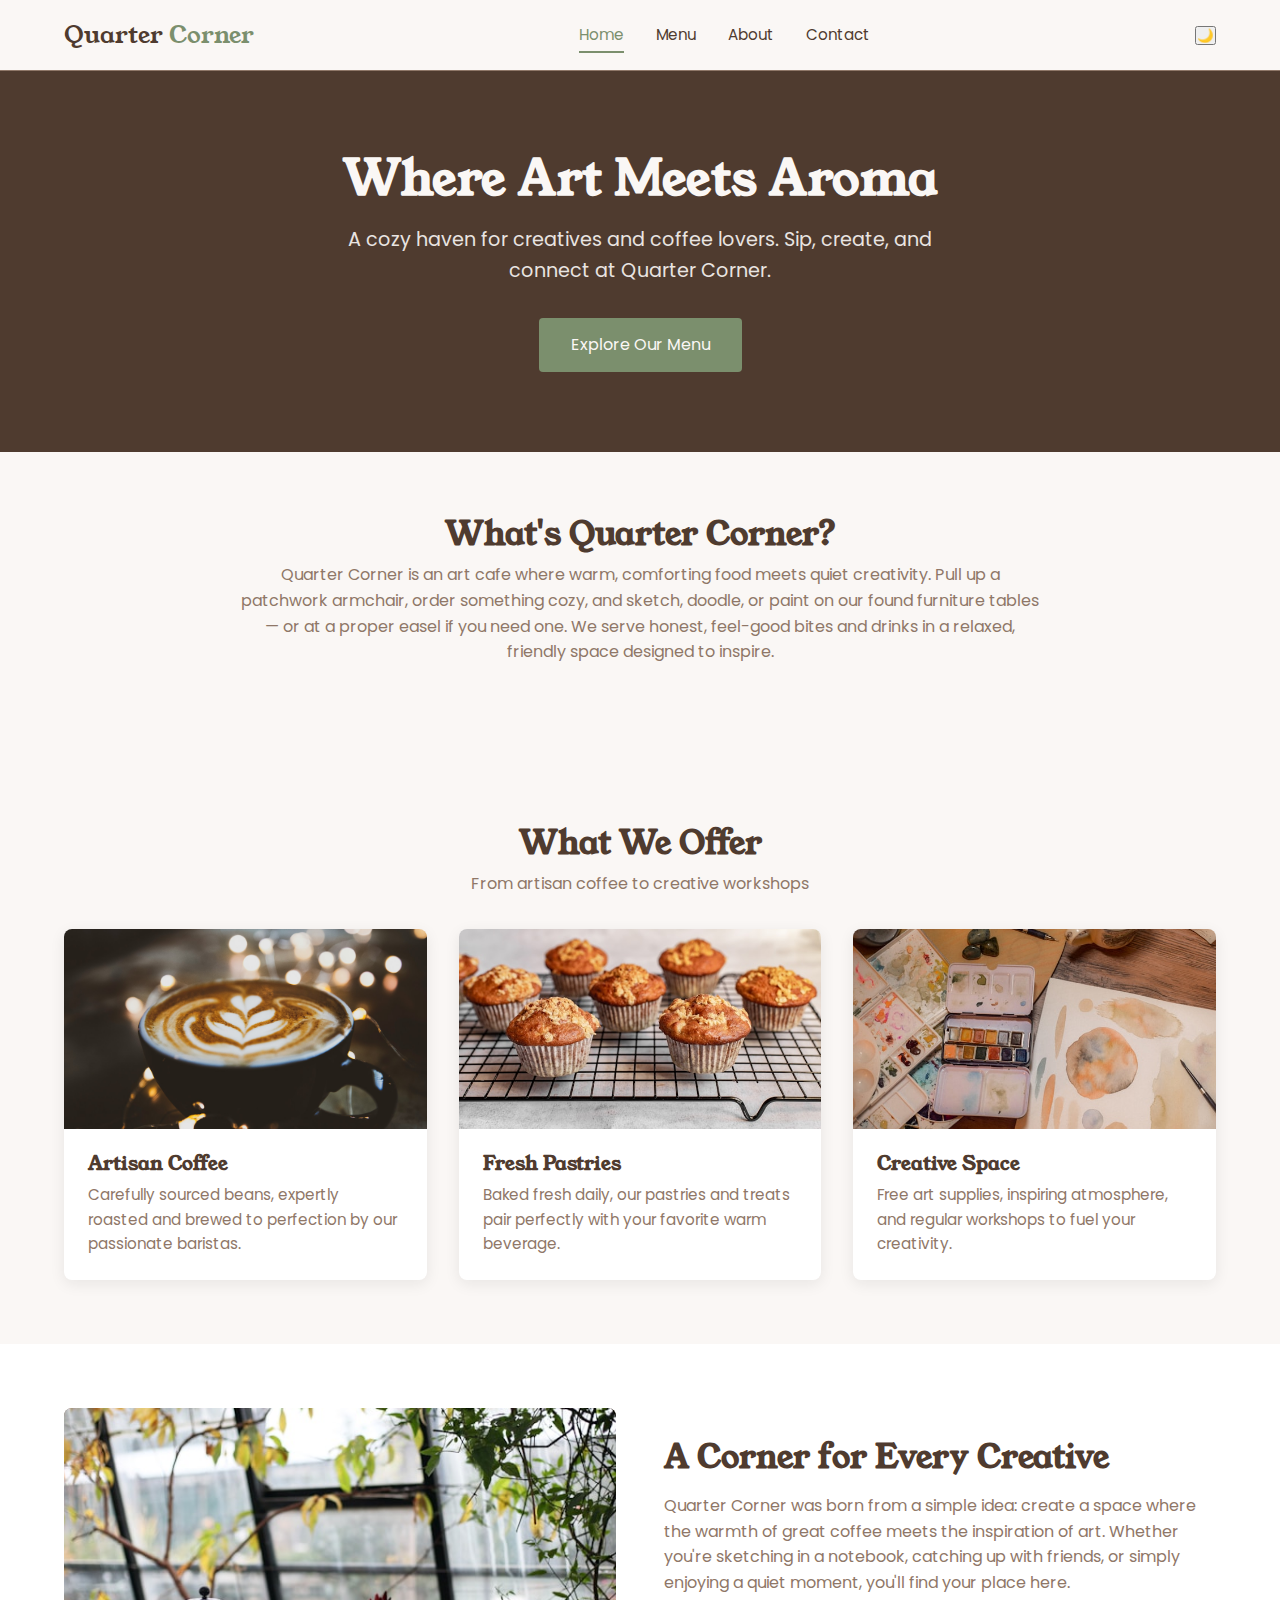
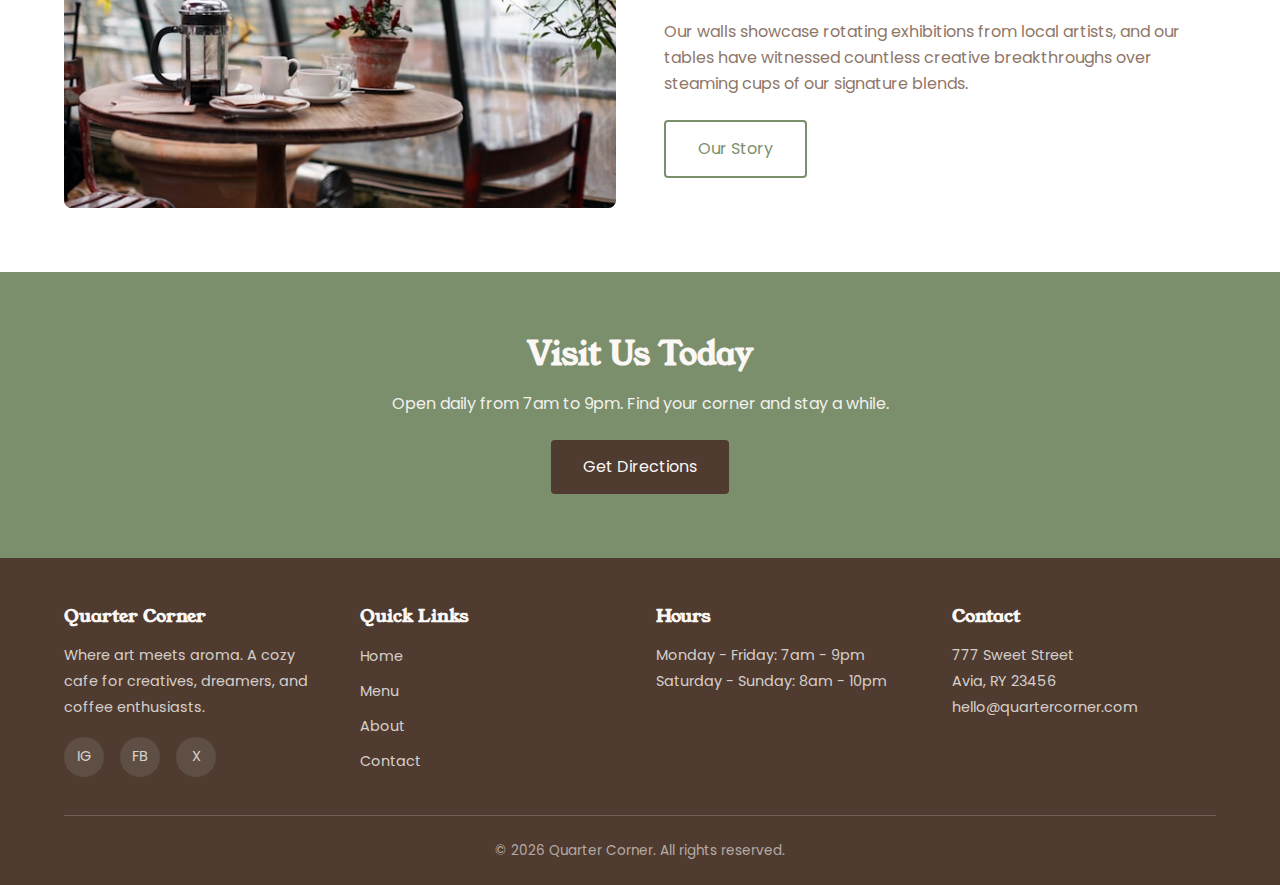
<file: index.html>
<!DOCTYPE html>
<html lang="en">

<head>
  <meta charset="UTF-8">
  <meta name="viewport" content="width=device-width, initial-scale=1.0">
  <title>Quarter Corner | Art Cafe</title>
  <link rel="preconnect" href="https://fonts.googleapis.com">
  <link rel="preconnect" href="https://fonts.gstatic.com" crossorigin>
  <link href="https://fonts.googleapis.com/css2?family=Poppins:wght@300;400;500;600&family=Young+Serif&display=swap"
    rel="stylesheet">
  <link rel="stylesheet" href="css/styles.css">
</head>

<body>
  <!-- Header -->
  <header class="header">
    <nav class="nav-container">
      <a href="index.html" class="logo">Quarter <span>Corner</span></a>
      <button class="nav-toggle" aria-label="Toggle navigation">
        <span></span>
        <span></span>
        <span></span>
      </button>
      <ul class="nav-menu">
        <li><a href="index.html" class="active">Home</a></li>
        <li><a href="menu.html">Menu</a></li>
        <li><a href="about.html">About</a></li>
        <li><a href="contact.html">Contact</a></li>
      </ul>
      <button class="theme-toggle" id="theme-toggle" aria-label="Toggle dark mode">
        <span class="theme-toggle-icon">🌙</span>
      </button>
    </nav>
  </header>

  <main>
    <!-- Hero Section -->
    <section class="hero">
      <div class="container">
        <h1>Where Art Meets Aroma</h1>
        <p>A cozy haven for creatives and coffee lovers. Sip, create, and connect at Quarter Corner.</p>
        <a href="menu.html" class="btn">Explore Our Menu</a>
      </div>
    </section>

    <!-- What's Quarter Corner Section -->
    <section>
      <div class="container">
        <h2 style="text-align: center; font-size: 2rem; margin-bottom: 0.5rem;">What's Quarter Corner?</h2>
        <p
          style="text-align: center; color: var(--brown); margin-bottom: 2rem; max-width: 800px; margin-left: auto; margin-right: auto;">
          Quarter Corner is an art cafe where warm, comforting food meets quiet creativity. Pull up a patchwork
          armchair, order something cozy, and sketch, doodle, or paint on our found furniture tables — or at a proper
          easel if you need one. We serve honest, feel-good bites and drinks in a relaxed, friendly space designed to
          inspire.</p>
      </div>
    </section>

    <!-- Featured Section -->
    <section>
      <div class="container">
        <h2 style="text-align: center; font-size: 2rem; margin-bottom: 0.5rem;">What We Offer</h2>
        <p style="text-align: center; color: var(--brown); margin-bottom: 2rem;">From artisan coffee to creative
          workshops</p>

        <div class="featured">
          <div class="featured-card">
            <div class="image-placeholder">
              <img src="images/latte.jpg" alt="Artisan latte with latte art">
            </div>
            <div class="featured-card-content">
              <h3>Artisan Coffee</h3>
              <p>Carefully sourced beans, expertly roasted and brewed to perfection by our passionate baristas.</p>
            </div>
          </div>

          <div class="featured-card">
            <div class="image-placeholder">
              <img src="images/muffins.jpg" alt="Fresh baked pastries display">
            </div>
            <div class="featured-card-content">
              <h3>Fresh Pastries</h3>
              <p>Baked fresh daily, our pastries and treats pair perfectly with your favorite warm beverage.</p>
            </div>
          </div>

          <div class="featured-card">
            <div class="image-placeholder">
              <img src="images/art-supply-table.jpg" alt="Art supplies and creative workspace">
            </div>
            <div class="featured-card-content">
              <h3>Creative Space</h3>
              <p>Free art supplies, inspiring atmosphere, and regular workshops to fuel your creativity.</p>
            </div>
          </div>
        </div>
      </div>
    </section>

    <!-- About Preview -->
    <section style="background-color: white;">
      <div class="container">
        <div class="about-preview">
          <div class="image-placeholder">
            <img src="images/cozy-space.jpg" alt="Cozy cafe interior with artwork on walls">
          </div>
          <div>
            <h2>A Corner for Every Creative</h2>
            <p>Quarter Corner was born from a simple idea: create a space where the warmth of great coffee meets the
              inspiration of art. Whether you're sketching in a notebook, catching up with friends, or simply enjoying a
              quiet moment, you'll find your place here.</p>
            <p>Our walls showcase rotating exhibitions from local artists, and our tables have witnessed countless
              creative breakthroughs over steaming cups of our signature blends.</p>
            <a href="about.html" class="btn btn-outline">Our Story</a>
          </div>
        </div>
      </div>
    </section>

    <!-- Call to Action -->
    <section style="background-color: var(--sage-green); color: var(--off-white); text-align: center;">
      <div class="container">
        <h2 style="color: var(--off-white); font-size: 2rem; margin-bottom: 1rem;">Visit Us Today</h2>
        <p style="max-width: 500px; margin: 0 auto 1.5rem; opacity: 0.95;">Open daily from 7am to 9pm. Find your corner
          and stay a while.</p>
        <a href="contact.html" class="btn" style="background-color: var(--dark-brown);">Get Directions</a>
      </div>
    </section>
  </main>

  <!-- Footer -->
  <footer class="footer">
    <div class="container">
      <div class="footer-content">
        <div class="footer-section">
          <h3>Quarter Corner</h3>
          <p>Where art meets aroma. A cozy cafe for creatives, dreamers, and coffee enthusiasts.</p>
          <div class="social-links">
            <a href="#" class="social-link" aria-label="Instagram">IG</a>
            <a href="#" class="social-link" aria-label="Facebook">FB</a>
            <a href="#" class="social-link" aria-label="Twitter">X</a>
          </div>
        </div>
        <div class="footer-section">
          <h3>Quick Links</h3>
          <ul>
            <li><a href="index.html">Home</a></li>
            <li><a href="menu.html">Menu</a></li>
            <li><a href="about.html">About</a></li>
            <li><a href="contact.html">Contact</a></li>
          </ul>
        </div>
        <div class="footer-section">
          <h3>Hours</h3>
          <p>Monday - Friday: 7am - 9pm</p>
          <p>Saturday - Sunday: 8am - 10pm</p>
        </div>
        <div class="footer-section">
          <h3>Contact</h3>
          <p>777 Sweet Street</p>
          <p>Avia, RY 23456</p>
          <p>hello@quartercorner.com</p>
        </div>
      </div>
      <div class="footer-bottom">
        <p>&copy; 2026 Quarter Corner. All rights reserved.</p>
      </div>
    </div>
  </footer>

  <script>
    // Mobile navigation toggle
    const navToggle = document.querySelector('.nav-toggle');
    const navMenu = document.querySelector('.nav-menu');

    navToggle.addEventListener('click', () => {
      navMenu.classList.toggle('active');
    });
  </script>
</body>

</html>
</file>
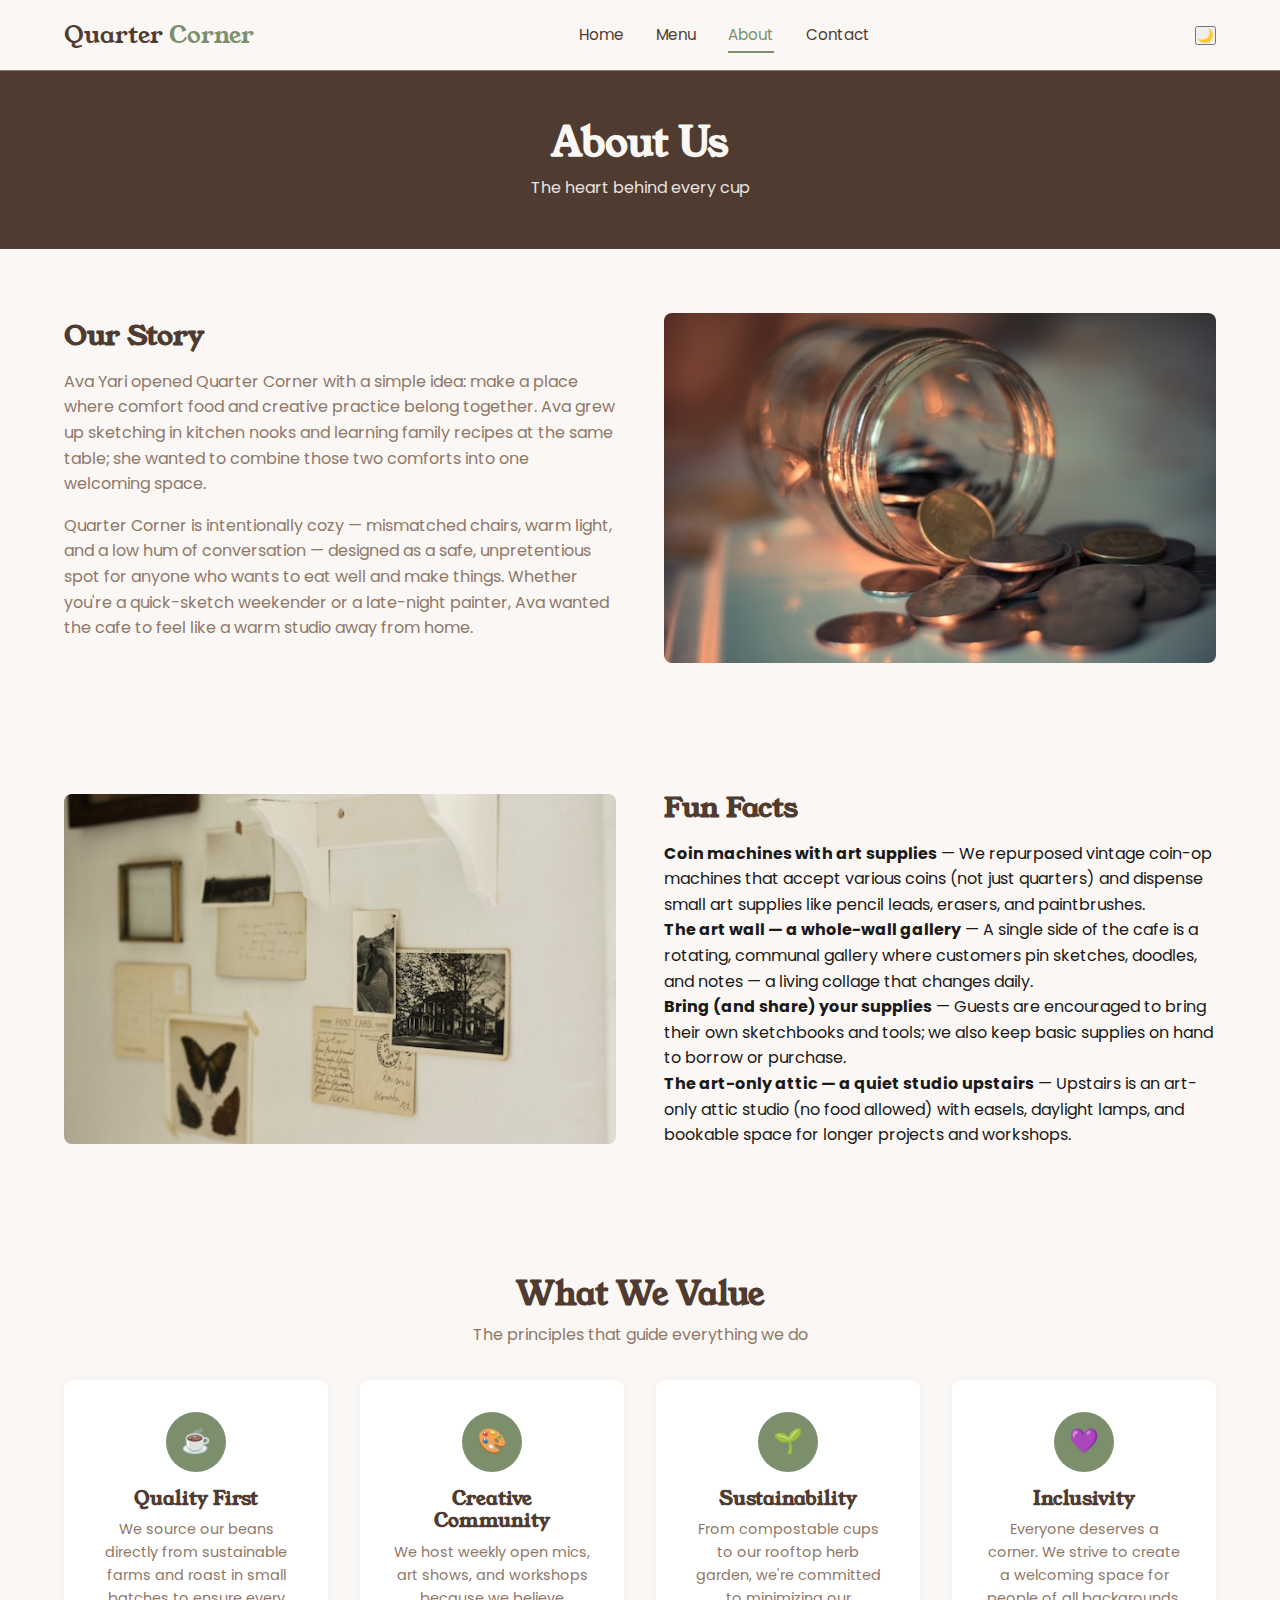
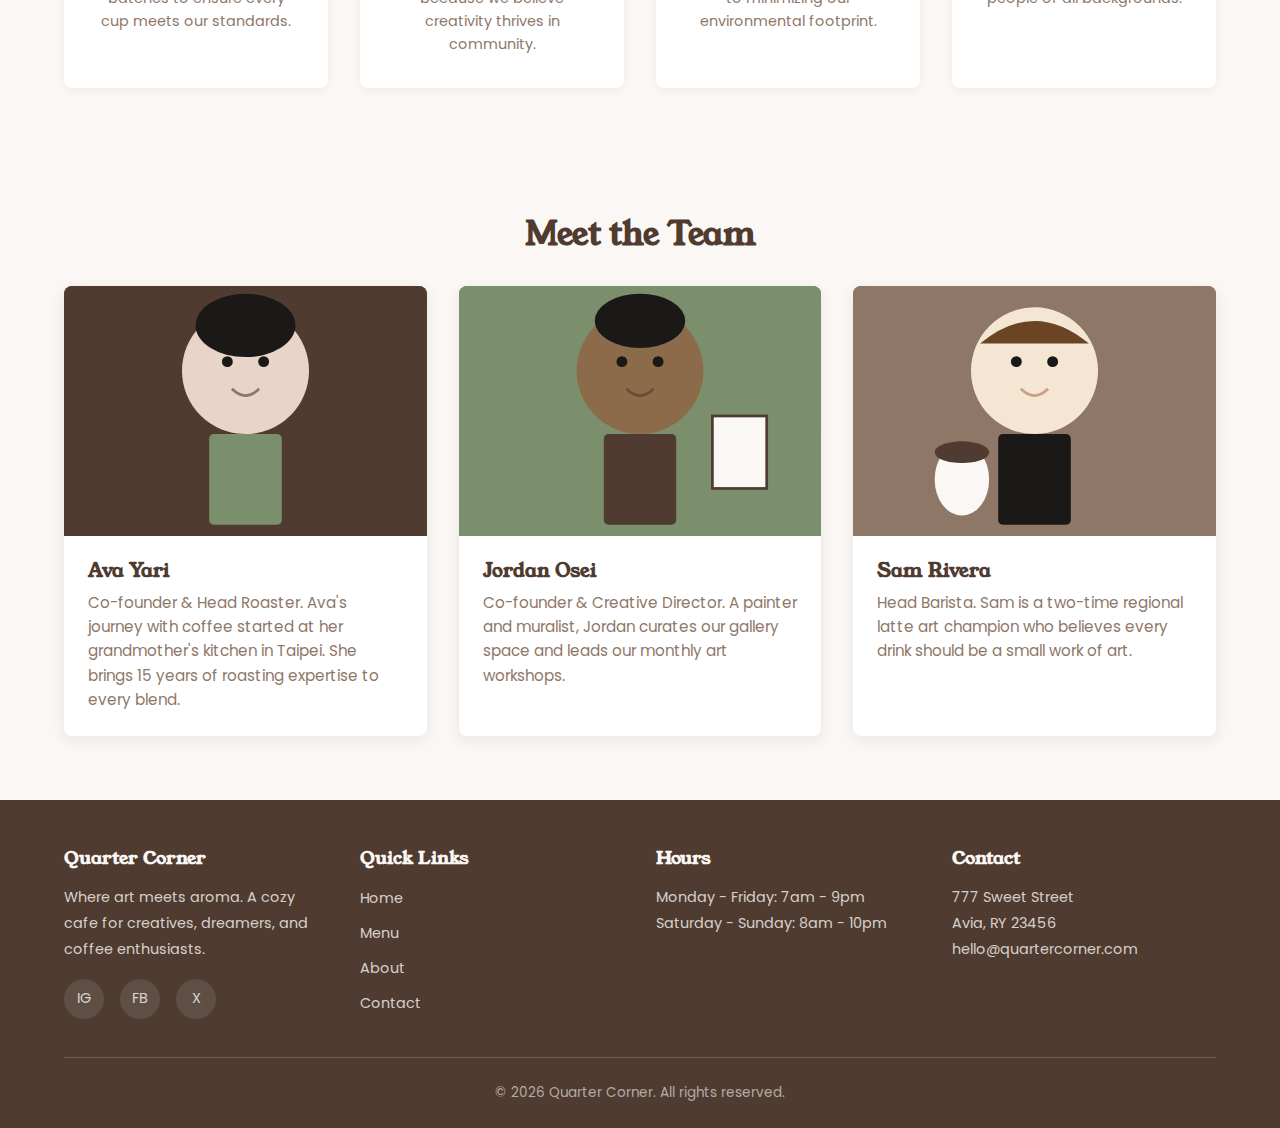
<file: about.html>
<!DOCTYPE html>
<html lang="en">

<head>
  <meta charset="UTF-8">
  <meta name="viewport" content="width=device-width, initial-scale=1.0">
  <title>About | Quarter Corner</title>
  <link rel="preconnect" href="https://fonts.googleapis.com">
  <link rel="preconnect" href="https://fonts.gstatic.com" crossorigin>
  <link href="https://fonts.googleapis.com/css2?family=Poppins:wght@300;400;500;600&family=Young+Serif&display=swap"
    rel="stylesheet">
  <link rel="stylesheet" href="css/styles.css">
</head>

<body>
  <!-- Header -->
  <header class="header">
    <nav class="nav-container">
      <a href="index.html" class="logo">Quarter <span>Corner</span></a>
      <button class="nav-toggle" aria-label="Toggle navigation">
        <span></span>
        <span></span>
        <span></span>
      </button>
      <ul class="nav-menu">
        <li><a href="index.html">Home</a></li>
        <li><a href="menu.html">Menu</a></li>
        <li><a href="about.html" class="active">About</a></li>
        <li><a href="contact.html">Contact</a></li>
      </ul>
      <button class="theme-toggle" id="theme-toggle" aria-label="Toggle dark mode" aria-pressed="false">
        <span class="theme-toggle-icon">🌙</span>
      </button>
    </nav>
  </header>

  <main>
    <!-- Page Header -->
    <section class="page-header">
      <div class="container">
        <h1>About Us</h1>
        <p>The heart behind every cup</p>
      </div>
    </section>

    <!-- Story Section -->
    <section>
      <div class="container">
        <div class="about-content">
          <div class="about-text">
            <h2>Our Story</h2>
            <p>Ava Yari opened Quarter Corner with a simple idea: make a place where comfort food and creative practice
              belong together. Ava grew up sketching in kitchen nooks and learning family recipes at the same table; she
              wanted to combine those two comforts into one welcoming space.</p>
            <p>Quarter Corner is intentionally cozy — mismatched chairs, warm light, and a low hum of conversation —
              designed as a safe, unpretentious spot for anyone who wants to eat well and make things. Whether you're a
              quick-sketch weekender or a late-night painter, Ava wanted the cafe to feel like a warm studio away from
              home.</p>
          </div>
          <div class="image-placeholder">
            <img src="images/quarter-jar.jpg" alt="Cafe founders in front of the original storefront">
          </div>
        </div>
      </div>
    </section>

    <!-- Mission Section -->
    <section class="section-surface">
      <div class="container">
        <div class="about-content reverse">
          <div class="about-text">
            <h2>Fun Facts</h2>
            <ul>
              <li><strong>Coin machines with art supplies</strong> — We repurposed vintage coin-op machines that accept
                various coins (not just quarters) and dispense small art supplies like pencil leads, erasers, and
                paintbrushes.</li>
              <li><strong>The art wall — a whole-wall gallery</strong> — A single side of the cafe is a rotating,
                communal gallery where customers pin sketches, doodles, and notes — a living collage that changes daily.
              </li>
              <li><strong>Bring (and share) your supplies</strong> — Guests are encouraged to bring their own
                sketchbooks and tools; we also keep basic supplies on hand to borrow or purchase.</li>
              <li><strong>The art-only attic — a quiet studio upstairs</strong> — Upstairs is an art-only attic studio
                (no food allowed) with easels, daylight lamps, and bookable space for longer projects and workshops.
              </li>
            </ul>
          </div>
          <div class="image-placeholder">
            <img src="images/art-wall.jpg" alt="Art gallery wall inside the cafe">
          </div>
        </div>
      </div>
    </section>

    <!-- Values Section -->
    <section>
      <div class="container">
        <h2 style="text-align: center; font-size: 2rem; margin-bottom: 0.5rem;">What We Value</h2>
        <p style="text-align: center; color: var(--brown); margin-bottom: 2rem;">The principles that guide everything we
          do</p>

        <div class="values-grid">
          <div class="value-card">
            <div class="value-icon">&#9749;</div>
            <h3>Quality First</h3>
            <p>We source our beans directly from sustainable farms and roast in small batches to ensure every cup meets
              our standards.</p>
          </div>
          <div class="value-card">
            <div class="value-icon">&#127912;</div>
            <h3>Creative Community</h3>
            <p>We host weekly open mics, art shows, and workshops because we believe creativity thrives in community.
            </p>
          </div>
          <div class="value-card">
            <div class="value-icon">&#127793;</div>
            <h3>Sustainability</h3>
            <p>From compostable cups to our rooftop herb garden, we're committed to minimizing our environmental
              footprint.</p>
          </div>
          <div class="value-card">
            <div class="value-icon">&#128156;</div>
            <h3>Inclusivity</h3>
            <p>Everyone deserves a corner. We strive to create a welcoming space for people of all backgrounds.</p>
          </div>
        </div>
      </div>
    </section>

    <!-- Team Section -->
    <section class="section-surface">
      <div class="container">
        <h2 style="text-align: center; font-size: 2rem; margin-bottom: 2rem;">Meet the Team</h2>

        <div class="featured">
          <div class="featured-card">
            <div class="image-placeholder" style="height: 250px;">
              <img src="images/team-maya.svg" alt="Maya Chen, Co-founder">
            </div>
            <div class="featured-card-content">
              <h3>Ava Yari</h3>
              <p>Co-founder & Head Roaster. Ava's journey with coffee started at her grandmother's kitchen in Taipei.
                She brings 15 years of roasting expertise to every blend.</p>
            </div>
          </div>
          <div class="featured-card">
            <div class="image-placeholder" style="height: 250px;">
              <img src="images/team-jordan.svg" alt="Jordan Osei, Co-founder">
            </div>
            <div class="featured-card-content">
              <h3>Jordan Osei</h3>
              <p>Co-founder & Creative Director. A painter and muralist, Jordan curates our gallery space and leads our
                monthly art workshops.</p>
            </div>
          </div>
          <div class="featured-card">
            <div class="image-placeholder" style="height: 250px;">
              <img src="images/team-sam.svg" alt="Sam Rivera, Head Barista">
            </div>
            <div class="featured-card-content">
              <h3>Sam Rivera</h3>
              <p>Head Barista. Sam is a two-time regional latte art champion who believes every drink should be a small
                work of art.</p>
            </div>
          </div>
        </div>
      </div>
    </section>
  </main>

  <!-- Footer -->
  <footer class="footer">
    <div class="container">
      <div class="footer-content">
        <div class="footer-section">
          <h3>Quarter Corner</h3>
          <p>Where art meets aroma. A cozy cafe for creatives, dreamers, and coffee enthusiasts.</p>
          <div class="social-links">
            <a href="#" class="social-link" aria-label="Instagram">IG</a>
            <a href="#" class="social-link" aria-label="Facebook">FB</a>
            <a href="#" class="social-link" aria-label="Twitter">X</a>
          </div>
        </div>
        <div class="footer-section">
          <h3>Quick Links</h3>
          <ul>
            <li><a href="index.html">Home</a></li>
            <li><a href="menu.html">Menu</a></li>
            <li><a href="about.html">About</a></li>
            <li><a href="contact.html">Contact</a></li>
          </ul>
        </div>
        <div class="footer-section">
          <h3>Hours</h3>
          <p>Monday - Friday: 7am - 9pm</p>
          <p>Saturday - Sunday: 8am - 10pm</p>
        </div>
        <div class="footer-section">
          <h3>Contact</h3>
          <p>777 Sweet Street</p>
          <p>Avia, RY 23456</p>
          <p>hello@quartercorner.com</p>
        </div>
      </div>
      <div class="footer-bottom">
        <p>&copy; 2026 Quarter Corner. All rights reserved.</p>
      </div>
    </div>
  </footer>

  <script>
    const navToggle = document.querySelector('.nav-toggle');
    const navMenu = document.querySelector('.nav-menu');
    navToggle.addEventListener('click', () => {
      navMenu.classList.toggle('active');
    });
  </script>
  <script src="script.js"></script>
</body>

</html>
</file>
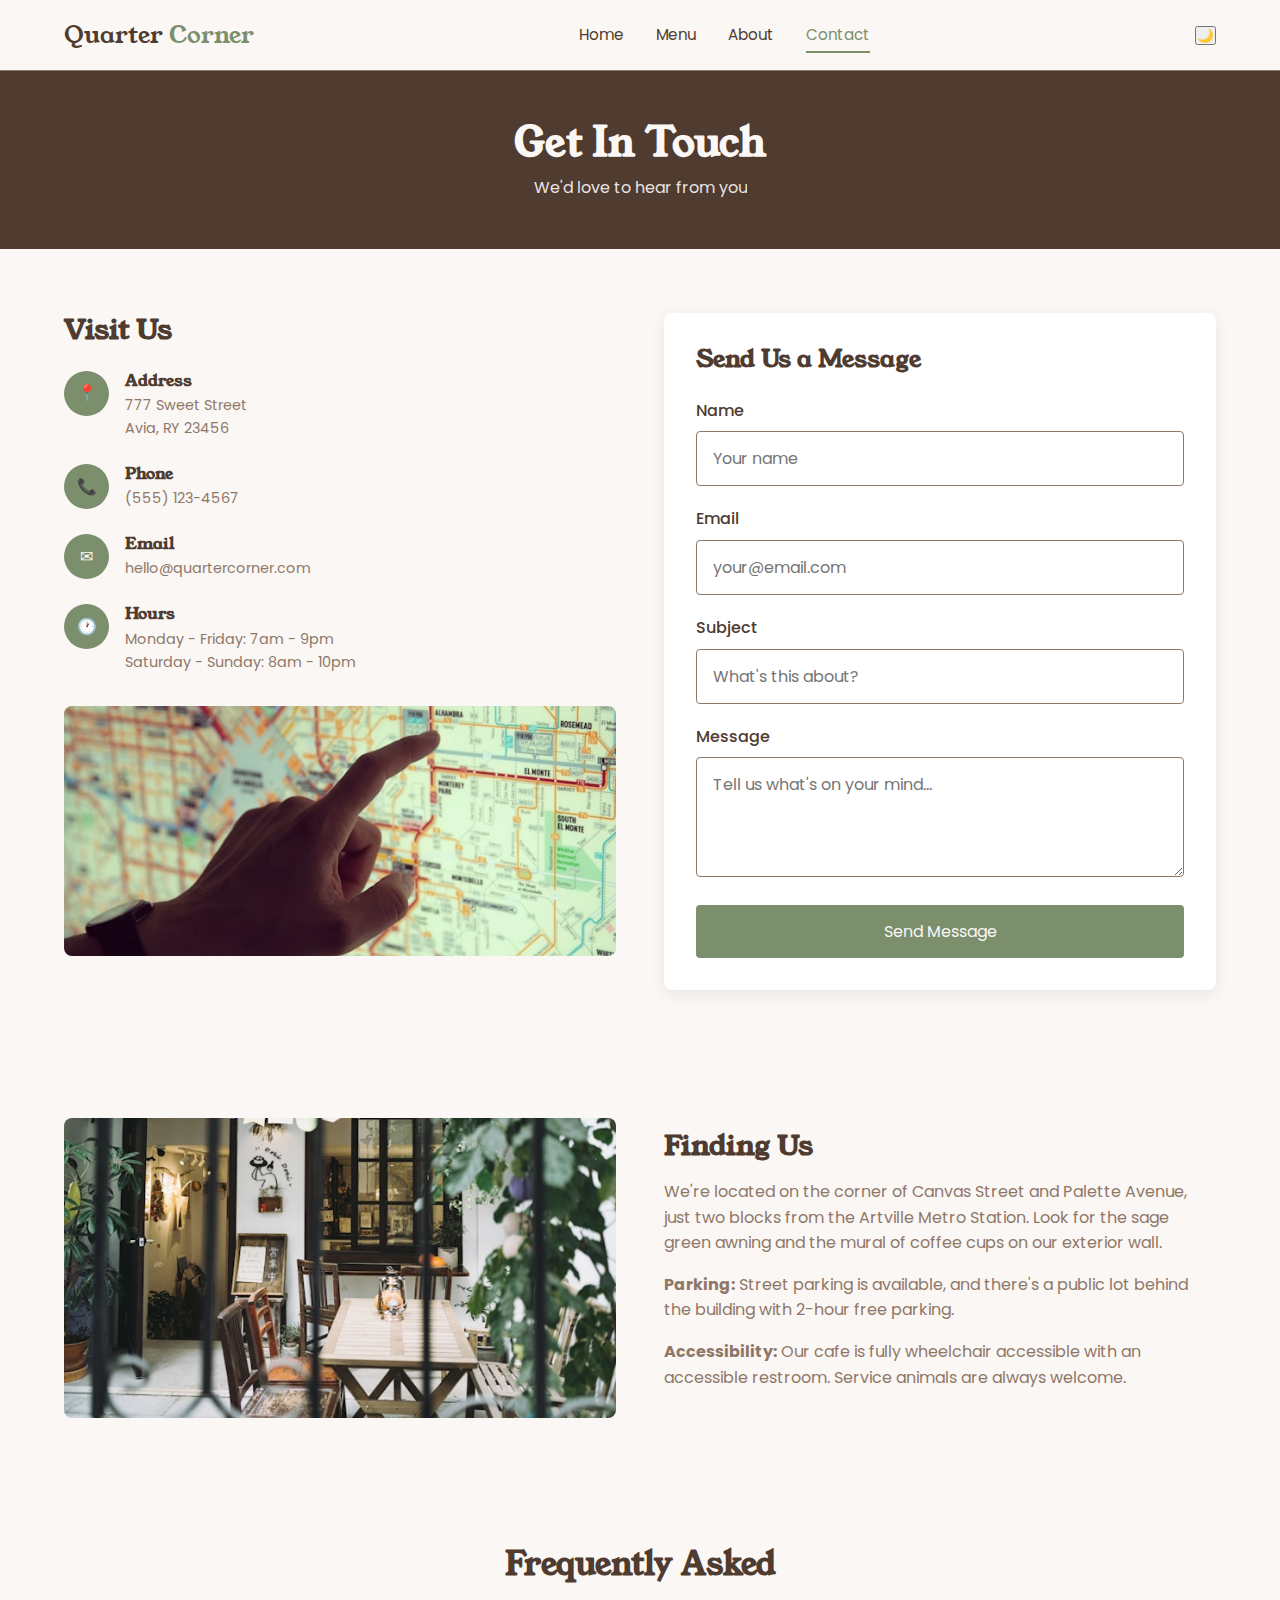
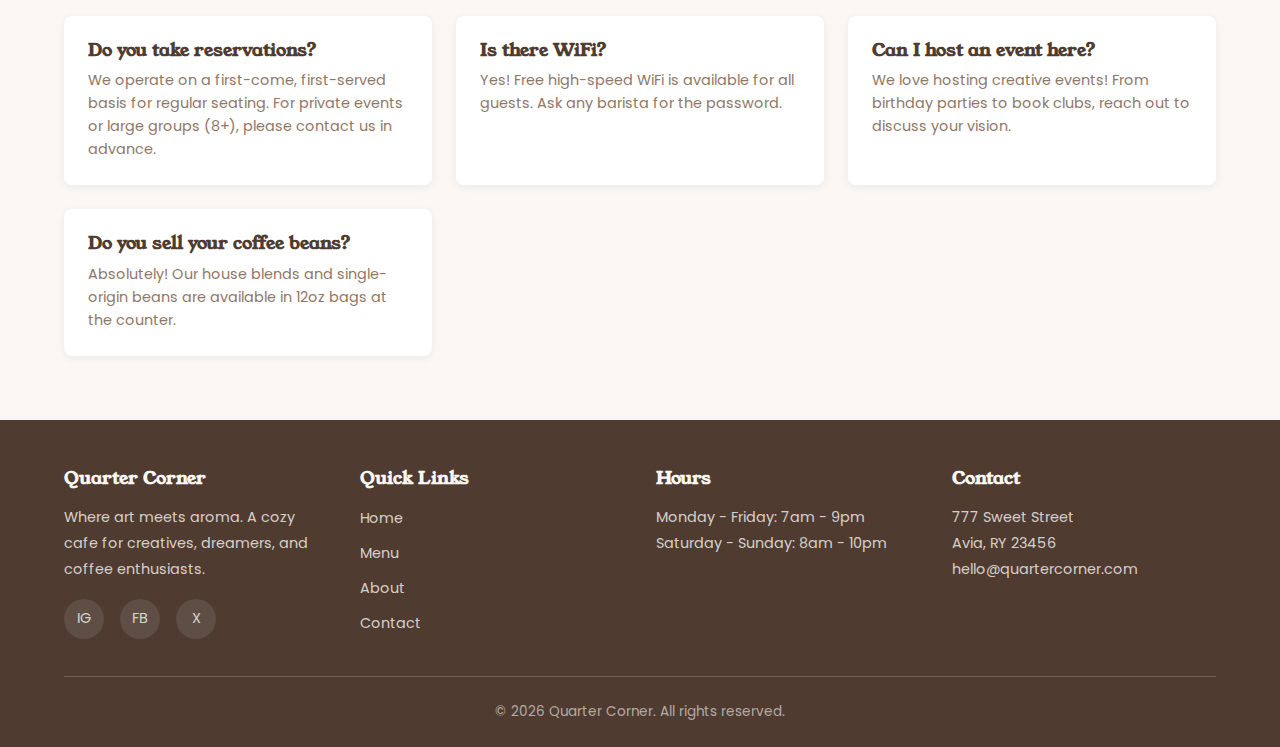
<file: contact.html>
<!DOCTYPE html>
<html lang="en">

<head>
  <meta charset="UTF-8">
  <meta name="viewport" content="width=device-width, initial-scale=1.0">
  <title>Contact | Quarter Corner</title>
  <link rel="preconnect" href="https://fonts.googleapis.com">
  <link rel="preconnect" href="https://fonts.gstatic.com" crossorigin>
  <link href="https://fonts.googleapis.com/css2?family=Poppins:wght@300;400;500;600&family=Young+Serif&display=swap"
    rel="stylesheet">
  <link rel="stylesheet" href="css/styles.css">
</head>

<body>
  <!-- Header -->
  <header class="header">
    <nav class="nav-container">
      <a href="index.html" class="logo">Quarter <span>Corner</span></a>
      <button class="nav-toggle" aria-label="Toggle navigation">
        <span></span>
        <span></span>
        <span></span>
      </button>
      <ul class="nav-menu">
        <li><a href="index.html">Home</a></li>
        <li><a href="menu.html">Menu</a></li>
        <li><a href="about.html">About</a></li>
        <li><a href="contact.html" class="active">Contact</a></li>
      </ul>
      <button class="theme-toggle" id="theme-toggle" aria-label="Toggle dark mode" aria-pressed="false">
        <span class="theme-toggle-icon">🌙</span>
      </button>
    </nav>
  </header>

  <main>
    <!-- Page Header -->
    <section class="page-header">
      <div class="container">
        <h1>Get In Touch</h1>
        <p>We'd love to hear from you</p>
      </div>
    </section>

    <!-- Contact Content -->
    <section>
      <div class="container">
        <div class="contact-grid">
          <!-- Contact Information -->
          <div class="contact-info">
            <h2>Visit Us</h2>

            <div class="contact-item">
              <div class="contact-icon">&#128205;</div>
              <div>
                <h3>Address</h3>
                <p>777 Sweet Street<br>Avia, RY 23456</p>
              </div>
            </div>

            <div class="contact-item">
              <div class="contact-icon">&#128222;</div>
              <div>
                <h3>Phone</h3>
                <p>(555) 123-4567</p>
              </div>
            </div>

            <div class="contact-item">
              <div class="contact-icon">&#9993;</div>
              <div>
                <h3>Email</h3>
                <p>hello@quartercorner.com</p>
              </div>
            </div>

            <div class="contact-item">
              <div class="contact-icon">&#128336;</div>
              <div>
                <h3>Hours</h3>
                <p>Monday - Friday: 7am - 9pm<br>Saturday - Sunday: 8am - 10pm</p>
              </div>
            </div>

            <div class="map-placeholder">
              <div class="image-placeholder" style="height: 250px;">
                <img src="images/map.jpg" alt="Map showing cafe location">
              </div>
            </div>
          </div>

          <!-- Contact Form -->
          <div class="contact-form">
            <h2>Send Us a Message</h2>
            <form action="#" method="POST">
              <div class="form-group">
                <label for="name">Name</label>
                <input type="text" id="name" name="name" placeholder="Your name" required>
              </div>
              <div class="form-group">
                <label for="email">Email</label>
                <input type="email" id="email" name="email" placeholder="your@email.com" required>
              </div>
              <div class="form-group">
                <label for="subject">Subject</label>
                <input type="text" id="subject" name="subject" placeholder="What's this about?">
              </div>
              <div class="form-group">
                <label for="message">Message</label>
                <textarea id="message" name="message" placeholder="Tell us what's on your mind..." required></textarea>
              </div>
              <button type="submit" class="btn">Send Message</button>
            </form>
          </div>
        </div>
      </div>
    </section>

    <!-- Additional Info -->
    <section class="section-surface">
      <div class="container">
        <div class="about-content">
          <div class="image-placeholder" style="height: 300px;">
            <img src="images/cafe-exterior.jpg" alt="Quarter Corner cafe storefront">
          </div>
          <div class="about-text">
            <h2>Finding Us</h2>
            <p>We're located on the corner of Canvas Street and Palette Avenue, just two blocks from the Artville Metro
              Station. Look for the sage green awning and the mural of coffee cups on our exterior wall.</p>
            <p><strong>Parking:</strong> Street parking is available, and there's a public lot behind the building with
              2-hour free parking.</p>
            <p><strong>Accessibility:</strong> Our cafe is fully wheelchair accessible with an accessible restroom.
              Service animals are always welcome.</p>
          </div>
        </div>
      </div>
    </section>

    <!-- FAQ Section -->
    <section>
      <div class="container">
        <h2 style="text-align: center; font-size: 2rem; margin-bottom: 2rem;">Frequently Asked</h2>

        <div class="menu-grid">
          <div class="menu-item">
            <h3 style="margin-bottom: 0.5rem;">Do you take reservations?</h3>
            <p>We operate on a first-come, first-served basis for regular seating. For private events or large groups
              (8+), please contact us in advance.</p>
          </div>
          <div class="menu-item">
            <h3 style="margin-bottom: 0.5rem;">Is there WiFi?</h3>
            <p>Yes! Free high-speed WiFi is available for all guests. Ask any barista for the password.</p>
          </div>
          <div class="menu-item">
            <h3 style="margin-bottom: 0.5rem;">Can I host an event here?</h3>
            <p>We love hosting creative events! From birthday parties to book clubs, reach out to discuss your vision.
            </p>
          </div>
          <div class="menu-item">
            <h3 style="margin-bottom: 0.5rem;">Do you sell your coffee beans?</h3>
            <p>Absolutely! Our house blends and single-origin beans are available in 12oz bags at the counter.</p>
          </div>
        </div>
      </div>
    </section>
  </main>

  <!-- Footer -->
  <footer class="footer">
    <div class="container">
      <div class="footer-content">
        <div class="footer-section">
          <h3>Quarter Corner</h3>
          <p>Where art meets aroma. A cozy cafe for creatives, dreamers, and coffee enthusiasts.</p>
          <div class="social-links">
            <a href="#" class="social-link" aria-label="Instagram">IG</a>
            <a href="#" class="social-link" aria-label="Facebook">FB</a>
            <a href="#" class="social-link" aria-label="Twitter">X</a>
          </div>
        </div>
        <div class="footer-section">
          <h3>Quick Links</h3>
          <ul>
            <li><a href="index.html">Home</a></li>
            <li><a href="menu.html">Menu</a></li>
            <li><a href="about.html">About</a></li>
            <li><a href="contact.html">Contact</a></li>
          </ul>
        </div>
        <div class="footer-section">
          <h3>Hours</h3>
          <p>Monday - Friday: 7am - 9pm</p>
          <p>Saturday - Sunday: 8am - 10pm</p>
        </div>
        <div class="footer-section">
          <h3>Contact</h3>
          <p>777 Sweet Street</p>
          <p>Avia, RY 23456</p>
          <p>hello@quartercorner.com</p>
        </div>
      </div>
      <div class="footer-bottom">
        <p>&copy; 2026 Quarter Corner. All rights reserved.</p>
      </div>
    </div>
  </footer>

  <script>
    const navToggle = document.querySelector('.nav-toggle');
    const navMenu = document.querySelector('.nav-menu');
    navToggle.addEventListener('click', () => {
      navMenu.classList.toggle('active');
    });
  </script>
  <script src="script.js"></script>
</body>

</html>
</file>
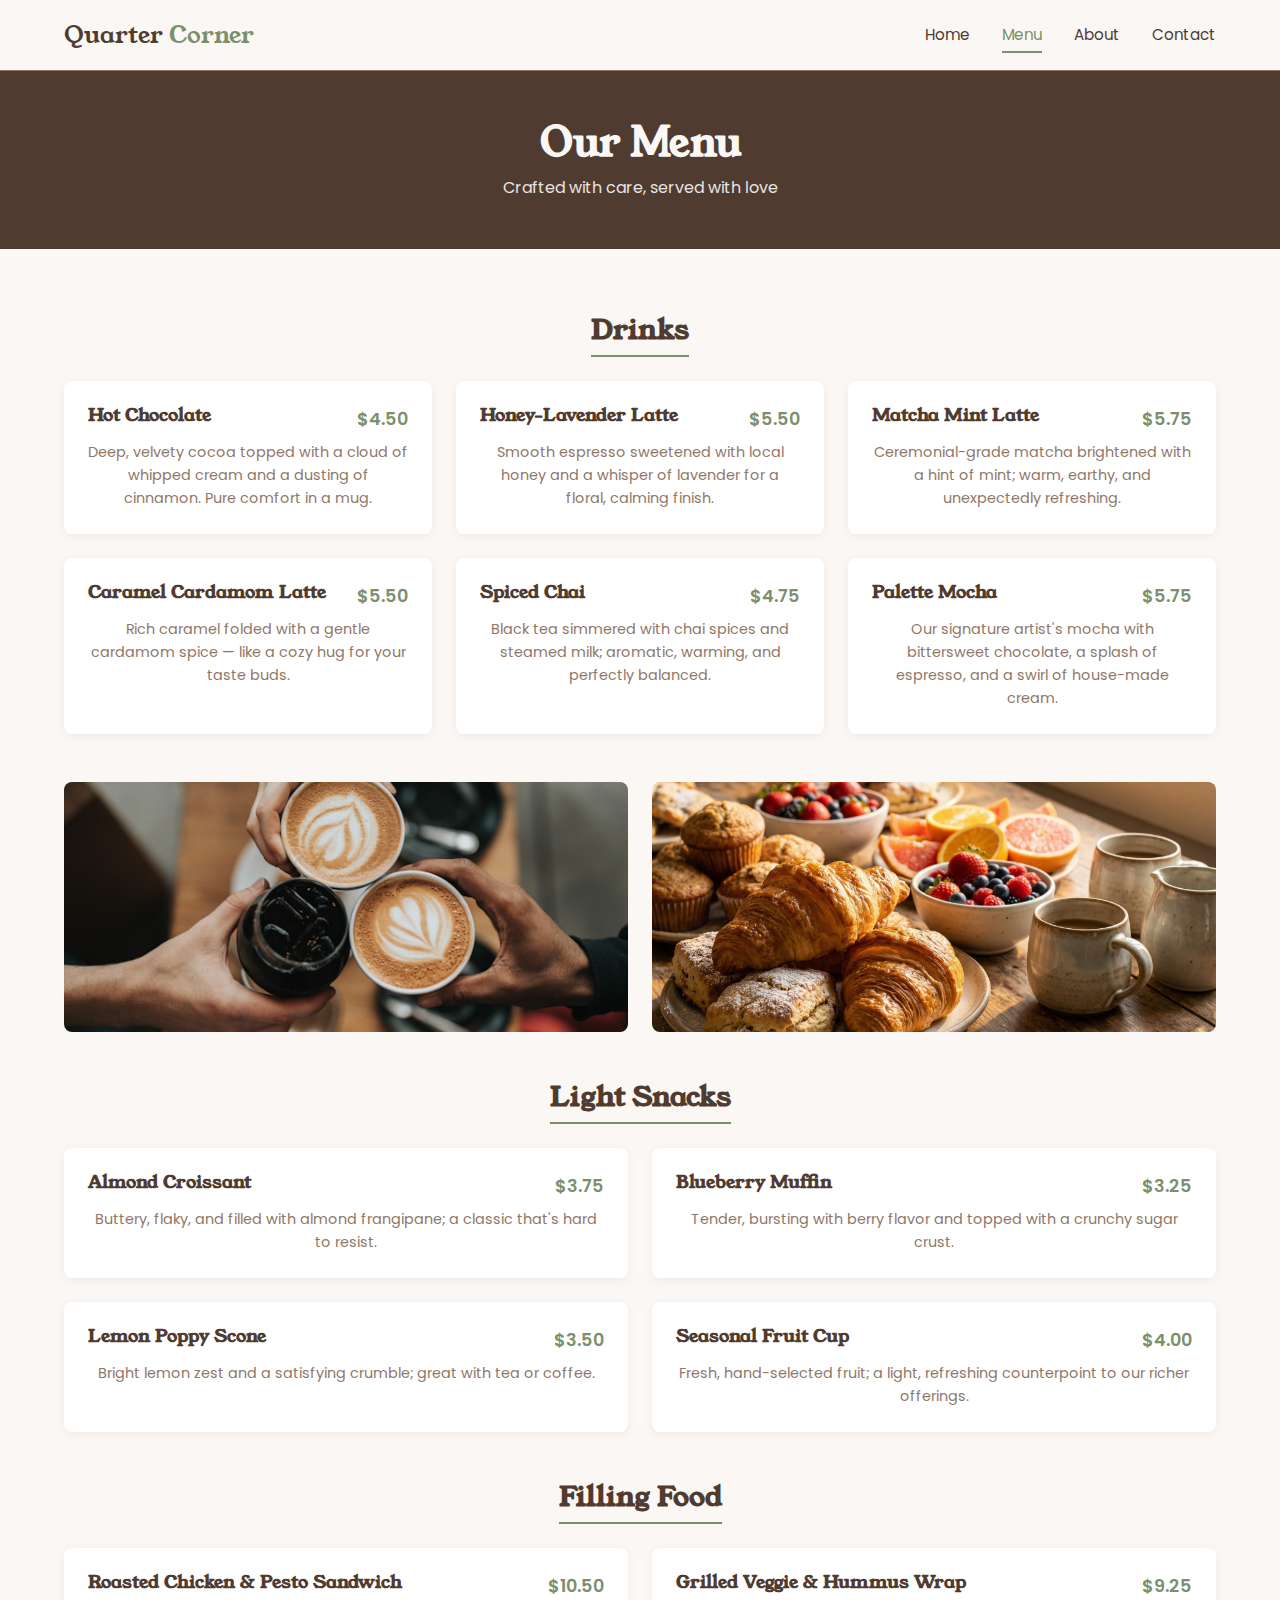
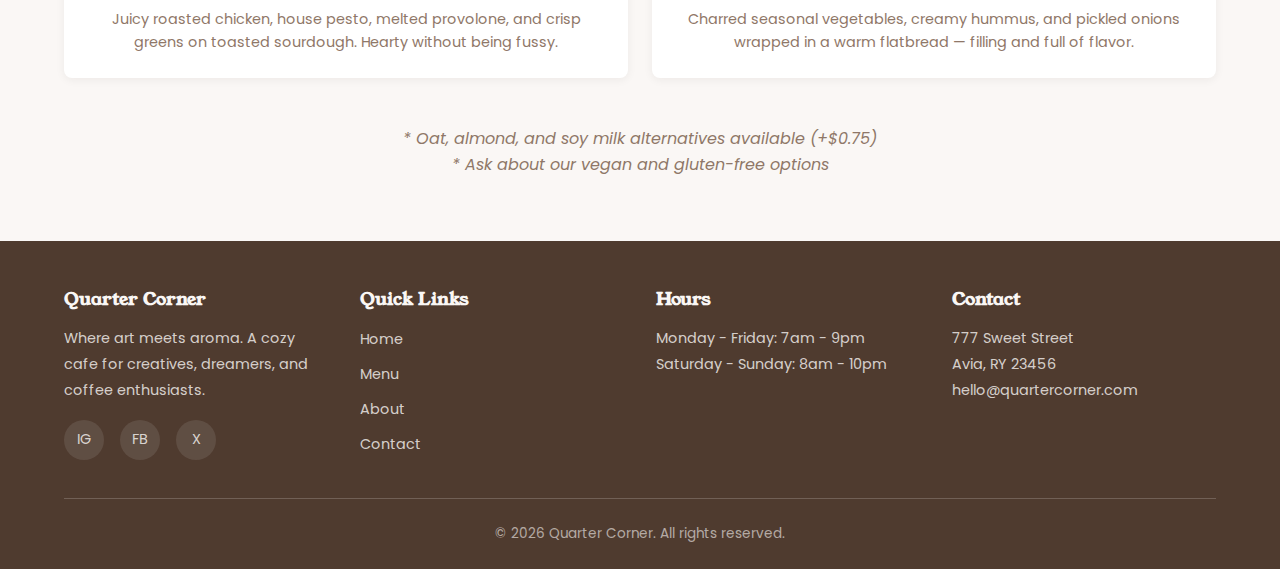
<file: menu.html>
<!DOCTYPE html>
<html lang="en">
<head>
  <meta charset="UTF-8">
  <meta name="viewport" content="width=device-width, initial-scale=1.0">
  <title>Menu | Quarter Corner</title>
  <link rel="preconnect" href="https://fonts.googleapis.com">
  <link rel="preconnect" href="https://fonts.gstatic.com" crossorigin>
  <link href="https://fonts.googleapis.com/css2?family=Poppins:wght@300;400;500;600&family=Young+Serif&display=swap" rel="stylesheet">
  <link rel="stylesheet" href="css/styles.css">
</head>
<body>
  <!-- Header -->
  <header class="header">
    <nav class="nav-container">
      <a href="index.html" class="logo">Quarter <span>Corner</span></a>
      <button class="nav-toggle" aria-label="Toggle navigation">
        <span></span>
        <span></span>
        <span></span>
      </button>
      <ul class="nav-menu">
        <li><a href="index.html">Home</a></li>
        <li><a href="menu.html" class="active">Menu</a></li>
        <li><a href="about.html">About</a></li>
        <li><a href="contact.html">Contact</a></li>
      </ul>
    </nav>
  </header>

  <main>
    <!-- Page Header -->
    <section class="page-header">
      <div class="container">
        <h1>Our Menu</h1>
        <p>Crafted with care, served with love</p>
      </div>
    </section>

    <!-- Menu Content -->
    <section>
      <div class="container">
        <!-- Drinks Section -->
        <div class="menu-section menu-section-centered">
          <h2>Drinks</h2>
          <div class="menu-grid">
            <div class="menu-item">
              <div class="menu-item-header">
                <h3>Hot Chocolate</h3>
                <span class="price">$4.50</span>
              </div>
              <p>Deep, velvety cocoa topped with a cloud of whipped cream and a dusting of cinnamon. Pure comfort in a mug.</p>
            </div>
            <div class="menu-item">
              <div class="menu-item-header">
                <h3>Honey-Lavender Latte</h3>
                <span class="price">$5.50</span>
              </div>
              <p>Smooth espresso sweetened with local honey and a whisper of lavender for a floral, calming finish.</p>
            </div>
            <div class="menu-item">
              <div class="menu-item-header">
                <h3>Matcha Mint Latte</h3>
                <span class="price">$5.75</span>
              </div>
              <p>Ceremonial-grade matcha brightened with a hint of mint; warm, earthy, and unexpectedly refreshing.</p>
            </div>
            <div class="menu-item">
              <div class="menu-item-header">
                <h3>Caramel Cardamom Latte</h3>
                <span class="price">$5.50</span>
              </div>
              <p>Rich caramel folded with a gentle cardamom spice — like a cozy hug for your taste buds.</p>
            </div>
            <div class="menu-item">
              <div class="menu-item-header">
                <h3>Spiced Chai</h3>
                <span class="price">$4.75</span>
              </div>
              <p>Black tea simmered with chai spices and steamed milk; aromatic, warming, and perfectly balanced.</p>
            </div>
            <div class="menu-item">
              <div class="menu-item-header">
                <h3>Palette Mocha</h3>
                <span class="price">$5.75</span>
              </div>
              <p>Our signature artist's mocha with bittersweet chocolate, a splash of espresso, and a swirl of house-made cream.</p>
            </div>
          </div>
        </div>

        <!-- Menu Images -->
        <div class="menu-images">
          <div class="image-placeholder">
            <img src="images/coffee-cups.jpg" alt="Various coffee drinks on wooden table">
          </div>
          <div class="image-placeholder">
            <img src="images/pastries.png" alt="Freshly baked pastries">
          </div>
        </div>

        <!-- Light Snacks Section -->
        <div class="menu-section menu-section-centered" style="margin-top: 3rem;">
          <h2>Light Snacks</h2>
          <div class="menu-grid-2col">
            <div class="menu-item">
              <div class="menu-item-header">
                <h3>Almond Croissant</h3>
                <span class="price">$3.75</span>
              </div>
              <p>Buttery, flaky, and filled with almond frangipane; a classic that's hard to resist.</p>
            </div>
            <div class="menu-item">
              <div class="menu-item-header">
                <h3>Blueberry Muffin</h3>
                <span class="price">$3.25</span>
              </div>
              <p>Tender, bursting with berry flavor and topped with a crunchy sugar crust.</p>
            </div>
            <div class="menu-item">
              <div class="menu-item-header">
                <h3>Lemon Poppy Scone</h3>
                <span class="price">$3.50</span>
              </div>
              <p>Bright lemon zest and a satisfying crumble; great with tea or coffee.</p>
            </div>
            <div class="menu-item">
              <div class="menu-item-header">
                <h3>Seasonal Fruit Cup</h3>
                <span class="price">$4.00</span>
              </div>
              <p>Fresh, hand-selected fruit; a light, refreshing counterpoint to our richer offerings.</p>
            </div>
          </div>
        </div>

        <!-- Filling Food Section -->
        <div class="menu-section menu-section-centered">
          <h2>Filling Food</h2>
          <div class="menu-grid">
            <div class="menu-item">
              <div class="menu-item-header">
                <h3>Roasted Chicken & Pesto Sandwich</h3>
                <span class="price">$10.50</span>
              </div>
              <p>Juicy roasted chicken, house pesto, melted provolone, and crisp greens on toasted sourdough. Hearty without being fussy.</p>
            </div>
            <div class="menu-item">
              <div class="menu-item-header">
                <h3>Grilled Veggie & Hummus Wrap</h3>
                <span class="price">$9.25</span>
              </div>
              <p>Charred seasonal vegetables, creamy hummus, and pickled onions wrapped in a warm flatbread — filling and full of flavor.</p>
            </div>
          </div>
        </div>

        <p style="text-align: center; color: var(--brown); margin-top: 2rem; font-style: italic;">
          * Oat, almond, and soy milk alternatives available (+$0.75)<br>
          * Ask about our vegan and gluten-free options
        </p>
      </div>
    </section>
  </main>

  <!-- Footer -->
  <footer class="footer">
    <div class="container">
      <div class="footer-content">
        <div class="footer-section">
          <h3>Quarter Corner</h3>
          <p>Where art meets aroma. A cozy cafe for creatives, dreamers, and coffee enthusiasts.</p>
          <div class="social-links">
            <a href="#" class="social-link" aria-label="Instagram">IG</a>
            <a href="#" class="social-link" aria-label="Facebook">FB</a>
            <a href="#" class="social-link" aria-label="Twitter">X</a>
          </div>
        </div>
        <div class="footer-section">
          <h3>Quick Links</h3>
          <ul>
            <li><a href="index.html">Home</a></li>
            <li><a href="menu.html">Menu</a></li>
            <li><a href="about.html">About</a></li>
            <li><a href="contact.html">Contact</a></li>
          </ul>
        </div>
        <div class="footer-section">
          <h3>Hours</h3>
          <p>Monday - Friday: 7am - 9pm</p>
          <p>Saturday - Sunday: 8am - 10pm</p>
        </div>
        <div class="footer-section">
          <h3>Contact</h3>
          <p>777 Sweet Street</p>
          <p>Avia, RY 23456</p>
          <p>hello@quartercorner.com</p>
        </div>
      </div>
      <div class="footer-bottom">
        <p>&copy; 2026 Quarter Corner. All rights reserved.</p>
      </div>
    </div>
  </footer>

  <script>
    const navToggle = document.querySelector('.nav-toggle');
    const navMenu = document.querySelector('.nav-menu');
    navToggle.addEventListener('click', () => {
      navMenu.classList.toggle('active');
    });
  </script>
</body>
</html>
</file>
<file: css/styles.css>
/* ===== CSS Reset & Base Styles ===== */
*,
*::before,
*::after {
  box-sizing: border-box;
  margin: 0;
  padding: 0;
}

:root {
  --black: #1a1918;
  --off-white: #faf7f5;
  --dark-brown: #4f3b2f;
  --brown: #8f7768;
  --sage-green: #7b8f6d;

  --font-heading: 'Young Serif', serif;
  --font-body: 'Poppins', sans-serif;
}

html {
  scroll-behavior: smooth;
}

body {
  font-family: var(--font-body);
  background-color: var(--off-white);
  color: var(--black);
  line-height: 1.6;
  min-height: 100vh;
  display: flex;
  flex-direction: column;
}

h1, h2, h3, h4, h5, h6 {
  font-family: var(--font-heading);
  color: var(--dark-brown);
  line-height: 1.2;
}

img {
  max-width: 100%;
  height: auto;
  display: block;
}

a {
  text-decoration: none;
  color: inherit;
  transition: color 0.3s ease;
}

ul {
  list-style: none;
}

/* ===== Header & Navigation ===== */
.header {
  background-color: var(--off-white);
  border-bottom: 1px solid var(--brown);
  position: sticky;
  top: 0;
  z-index: 1000;
}

.nav-container {
  max-width: 1200px;
  margin: 0 auto;
  padding: 1rem 1.5rem;
  display: flex;
  justify-content: space-between;
  align-items: center;
}

.logo {
  font-family: var(--font-heading);
  font-size: 1.5rem;
  color: var(--dark-brown);
}

.logo span {
  color: var(--sage-green);
}

.nav-toggle {
  display: none;
  flex-direction: column;
  gap: 5px;
  background: none;
  border: none;
  cursor: pointer;
  padding: 5px;
}

.nav-toggle span {
  display: block;
  width: 25px;
  height: 3px;
  background-color: var(--dark-brown);
  border-radius: 2px;
  transition: all 0.3s ease;
}

.nav-menu {
  display: flex;
  gap: 2rem;
}

.nav-menu a {
  font-size: 0.95rem;
  color: var(--dark-brown);
  padding: 0.5rem 0;
  position: relative;
}

.nav-menu a::after {
  content: '';
  position: absolute;
  bottom: 0;
  left: 0;
  width: 0;
  height: 2px;
  background-color: var(--sage-green);
  transition: width 0.3s ease;
}

.nav-menu a:hover::after,
.nav-menu a.active::after {
  width: 100%;
}

.nav-menu a:hover,
.nav-menu a.active {
  color: var(--sage-green);
}

/* ===== Main Content ===== */
main {
  flex: 1;
}

.container {
  max-width: 1200px;
  margin: 0 auto;
  padding: 0 1.5rem;
}

section {
  padding: 4rem 0;
}

/* ===== Hero Section ===== */
.hero {
  background-color: var(--dark-brown);
  color: var(--off-white);
  padding: 5rem 0;
  text-align: center;
}

.hero h1 {
  color: var(--off-white);
  font-size: 3rem;
  margin-bottom: 1rem;
}

.hero p {
  font-size: 1.2rem;
  max-width: 600px;
  margin: 0 auto 2rem;
  opacity: 0.9;
}

.btn {
  display: inline-block;
  padding: 0.875rem 2rem;
  background-color: var(--sage-green);
  color: var(--off-white);
  font-family: var(--font-body);
  font-size: 1rem;
  border: none;
  border-radius: 4px;
  cursor: pointer;
  transition: all 0.3s ease;
}

.btn:hover {
  background-color: var(--brown);
  transform: translateY(-2px);
}

.btn-outline {
  background-color: transparent;
  border: 2px solid var(--sage-green);
  color: var(--sage-green);
}

.btn-outline:hover {
  background-color: var(--sage-green);
  color: var(--off-white);
}

/* ===== Page Header ===== */
.page-header {
  background-color: var(--dark-brown);
  color: var(--off-white);
  padding: 3rem 0;
  text-align: center;
}

.page-header h1 {
  color: var(--off-white);
  font-size: 2.5rem;
}

.page-header p {
  margin-top: 0.5rem;
  opacity: 0.9;
}

/* ===== Image Containers ===== */
.image-placeholder {
  background-color: var(--brown);
  display: flex;
  align-items: center;
  justify-content: center;
  color: var(--off-white);
  font-size: 0.9rem;
  border-radius: 8px;
  overflow: hidden;
}

.image-placeholder img {
  width: 100%;
  height: 100%;
  object-fit: cover;
}

/* ===== Featured Section ===== */
.featured {
  display: grid;
  grid-template-columns: repeat(auto-fit, minmax(300px, 1fr));
  gap: 2rem;
  margin-top: 2rem;
}

.featured-card {
  background-color: white;
  border-radius: 8px;
  overflow: hidden;
  box-shadow: 0 4px 15px rgba(26, 25, 24, 0.08);
  transition: transform 0.3s ease, box-shadow 0.3s ease;
}

.featured-card:hover {
  transform: translateY(-5px);
  box-shadow: 0 8px 25px rgba(26, 25, 24, 0.12);
}

.featured-card .image-placeholder {
  height: 200px;
  border-radius: 0;
}

.featured-card-content {
  padding: 1.5rem;
}

.featured-card h3 {
  margin-bottom: 0.5rem;
}

.featured-card p {
  color: var(--brown);
  font-size: 0.95rem;
}

/* ===== About Preview ===== */
.about-preview {
  display: grid;
  grid-template-columns: 1fr 1fr;
  gap: 3rem;
  align-items: center;
}

.about-preview .image-placeholder {
  height: 400px;
}

.about-preview h2 {
  font-size: 2rem;
  margin-bottom: 1rem;
}

.about-preview p {
  margin-bottom: 1.5rem;
  color: var(--brown);
}

/* ===== Menu Styles ===== */
.menu-section {
  margin-bottom: 3rem;
}

.menu-section h2 {
  font-size: 1.75rem;
  margin-bottom: 1.5rem;
  padding-bottom: 0.5rem;
  border-bottom: 2px solid var(--sage-green);
  display: inline-block;
}

.menu-section-centered {
  text-align: center;
}

.menu-grid-2col {
  display: grid;
  grid-template-columns: repeat(2, 1fr);
  gap: 1.5rem;
}

@media (max-width: 768px) {
  .menu-grid-2col {
    grid-template-columns: 1fr;
  }
}

.menu-grid {
  display: grid;
  grid-template-columns: repeat(auto-fit, minmax(280px, 1fr));
  gap: 1.5rem;
}

.menu-item {
  background-color: white;
  padding: 1.5rem;
  border-radius: 8px;
  box-shadow: 0 2px 10px rgba(26, 25, 24, 0.06);
}

.menu-item-header {
  display: flex;
  justify-content: space-between;
  align-items: flex-start;
  margin-bottom: 0.5rem;
}

.menu-item h3 {
  font-size: 1.1rem;
}

.menu-item .price {
  color: var(--sage-green);
  font-weight: 600;
  font-size: 1.1rem;
}

.menu-item p {
  color: var(--brown);
  font-size: 0.9rem;
}

.menu-images {
  display: grid;
  grid-template-columns: 1fr 1fr;
  gap: 1.5rem;
  margin-top: 2rem;
}

.menu-images .image-placeholder {
  height: 250px;
}

/* ===== About Page ===== */
.about-content {
  display: grid;
  grid-template-columns: 1fr 1fr;
  gap: 3rem;
  align-items: center;
}

.about-content.reverse {
  direction: rtl;
}

.about-content.reverse > * {
  direction: ltr;
}

.about-text h2 {
  font-size: 1.75rem;
  margin-bottom: 1rem;
}

.about-text p {
  color: var(--brown);
  margin-bottom: 1rem;
}

.about-content .image-placeholder {
  height: 350px;
}

.values-grid {
  display: grid;
  grid-template-columns: repeat(auto-fit, minmax(250px, 1fr));
  gap: 2rem;
  margin-top: 2rem;
}

.value-card {
  text-align: center;
  padding: 2rem;
  background-color: white;
  border-radius: 8px;
  box-shadow: 0 2px 10px rgba(26, 25, 24, 0.06);
}

.value-icon {
  width: 60px;
  height: 60px;
  background-color: var(--sage-green);
  border-radius: 50%;
  display: flex;
  align-items: center;
  justify-content: center;
  margin: 0 auto 1rem;
  font-size: 1.5rem;
}

.value-card h3 {
  margin-bottom: 0.5rem;
}

.value-card p {
  color: var(--brown);
  font-size: 0.9rem;
}

/* ===== Contact Page ===== */
.contact-grid {
  display: grid;
  grid-template-columns: 1fr 1fr;
  gap: 3rem;
}

.contact-info h2 {
  font-size: 1.75rem;
  margin-bottom: 1.5rem;
}

.contact-item {
  display: flex;
  gap: 1rem;
  margin-bottom: 1.5rem;
}

.contact-icon {
  width: 45px;
  height: 45px;
  background-color: var(--sage-green);
  border-radius: 50%;
  display: flex;
  align-items: center;
  justify-content: center;
  color: var(--off-white);
  flex-shrink: 0;
}

.contact-item h3 {
  font-size: 1rem;
  margin-bottom: 0.25rem;
}

.contact-item p {
  color: var(--brown);
  font-size: 0.9rem;
}

.contact-form {
  background-color: white;
  padding: 2rem;
  border-radius: 8px;
  box-shadow: 0 4px 15px rgba(26, 25, 24, 0.08);
}

.contact-form h2 {
  font-size: 1.5rem;
  margin-bottom: 1.5rem;
}

.form-group {
  margin-bottom: 1.25rem;
}

.form-group label {
  display: block;
  margin-bottom: 0.5rem;
  font-weight: 500;
  color: var(--dark-brown);
}

.form-group input,
.form-group textarea {
  width: 100%;
  padding: 0.875rem 1rem;
  border: 1px solid var(--brown);
  border-radius: 4px;
  font-family: var(--font-body);
  font-size: 1rem;
  transition: border-color 0.3s ease;
}

.form-group input:focus,
.form-group textarea:focus {
  outline: none;
  border-color: var(--sage-green);
}

.form-group textarea {
  resize: vertical;
  min-height: 120px;
}

.contact-form .btn {
  width: 100%;
}

.map-placeholder {
  margin-top: 2rem;
}

.map-placeholder .image-placeholder {
  height: 250px;
}

/* ===== Footer ===== */
.footer {
  background-color: var(--dark-brown);
  color: var(--off-white);
  padding: 3rem 0 1.5rem;
  margin-top: auto;
}

.footer-content {
  display: grid;
  grid-template-columns: repeat(auto-fit, minmax(200px, 1fr));
  gap: 2rem;
  margin-bottom: 2rem;
}

.footer-section h3 {
  color: var(--off-white);
  font-size: 1.1rem;
  margin-bottom: 1rem;
}

.footer-section p,
.footer-section a {
  color: rgba(250, 247, 245, 0.8);
  font-size: 0.9rem;
  line-height: 1.8;
}

.footer-section a:hover {
  color: var(--sage-green);
}

.footer-section ul li {
  margin-bottom: 0.5rem;
}

.social-links {
  display: flex;
  gap: 1rem;
  margin-top: 1rem;
}

.social-link {
  width: 40px;
  height: 40px;
  background-color: rgba(250, 247, 245, 0.1);
  border-radius: 50%;
  display: flex;
  align-items: center;
  justify-content: center;
  transition: background-color 0.3s ease;
}

.social-link:hover {
  background-color: var(--sage-green);
}

.footer-bottom {
  text-align: center;
  padding-top: 1.5rem;
  border-top: 1px solid rgba(250, 247, 245, 0.2);
}

.footer-bottom p {
  color: rgba(250, 247, 245, 0.6);
  font-size: 0.85rem;
}

/* ===== Responsive Design ===== */
@media (max-width: 768px) {
  .nav-toggle {
    display: flex;
  }

  .nav-menu {
    position: absolute;
    top: 100%;
    left: 0;
    right: 0;
    background-color: var(--off-white);
    flex-direction: column;
    gap: 0;
    padding: 0;
    max-height: 0;
    overflow: hidden;
    transition: max-height 0.3s ease;
    border-bottom: 1px solid var(--brown);
  }

  .nav-menu.active {
    max-height: 300px;
  }

  .nav-menu a {
    display: block;
    padding: 1rem 1.5rem;
    border-top: 1px solid rgba(143, 119, 104, 0.2);
  }

  .nav-menu a::after {
    display: none;
  }

  .hero h1 {
    font-size: 2rem;
  }

  .hero p {
    font-size: 1rem;
  }

  .about-preview,
  .about-content,
  .contact-grid {
    grid-template-columns: 1fr;
    gap: 2rem;
  }

  .about-content.reverse {
    direction: ltr;
  }

  .about-preview .image-placeholder,
  .about-content .image-placeholder {
    height: 280px;
  }

  .menu-images {
    grid-template-columns: 1fr;
  }

  section {
    padding: 3rem 0;
  }

  .page-header {
    padding: 2rem 0;
  }

  .page-header h1 {
    font-size: 2rem;
  }
}

@media (max-width: 480px) {
  .hero {
    padding: 3rem 0;
  }

  .hero h1 {
    font-size: 1.75rem;
  }

  .featured {
    grid-template-columns: 1fr;
  }

  .menu-grid {
    grid-template-columns: 1fr;
  }

  .values-grid {
    grid-template-columns: 1fr;
  }

  .footer-content {
    grid-template-columns: 1fr;
    text-align: center;
  }

  .social-links {
    justify-content: center;
  }
}
</file>
